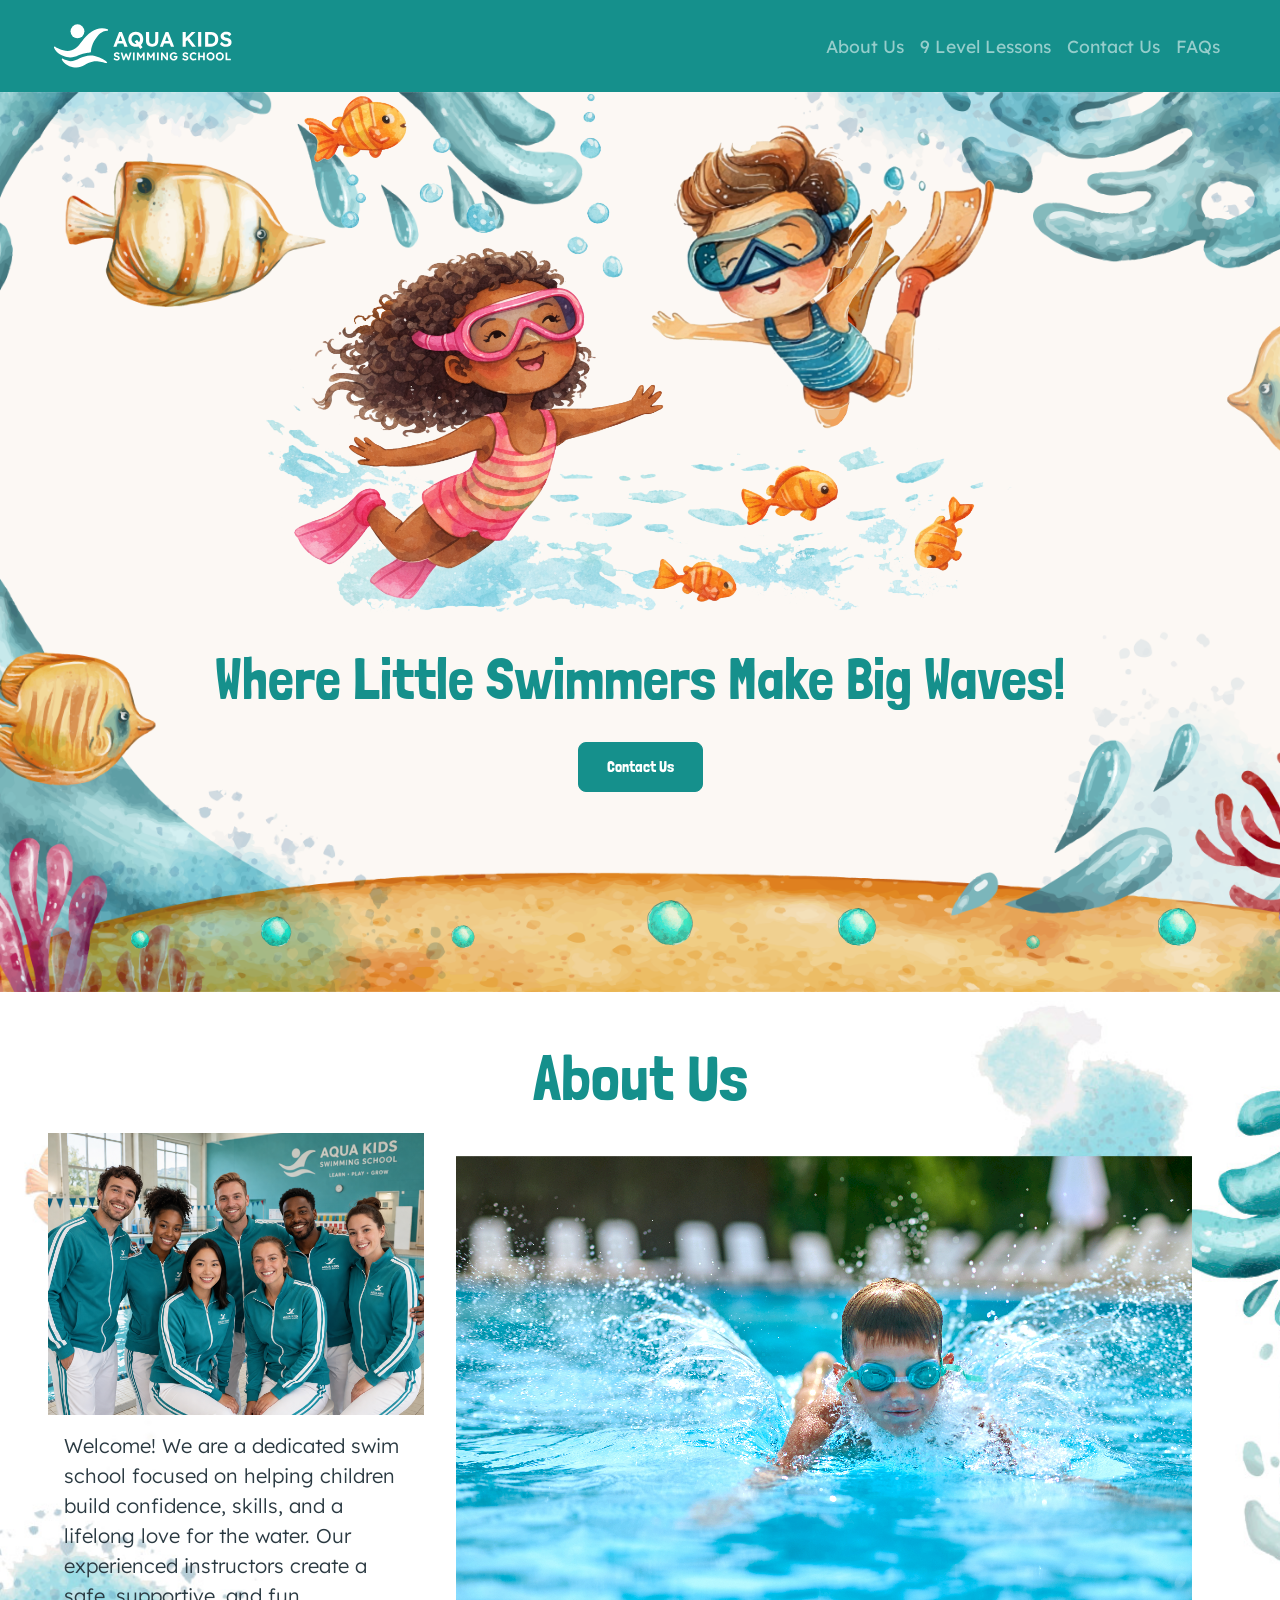
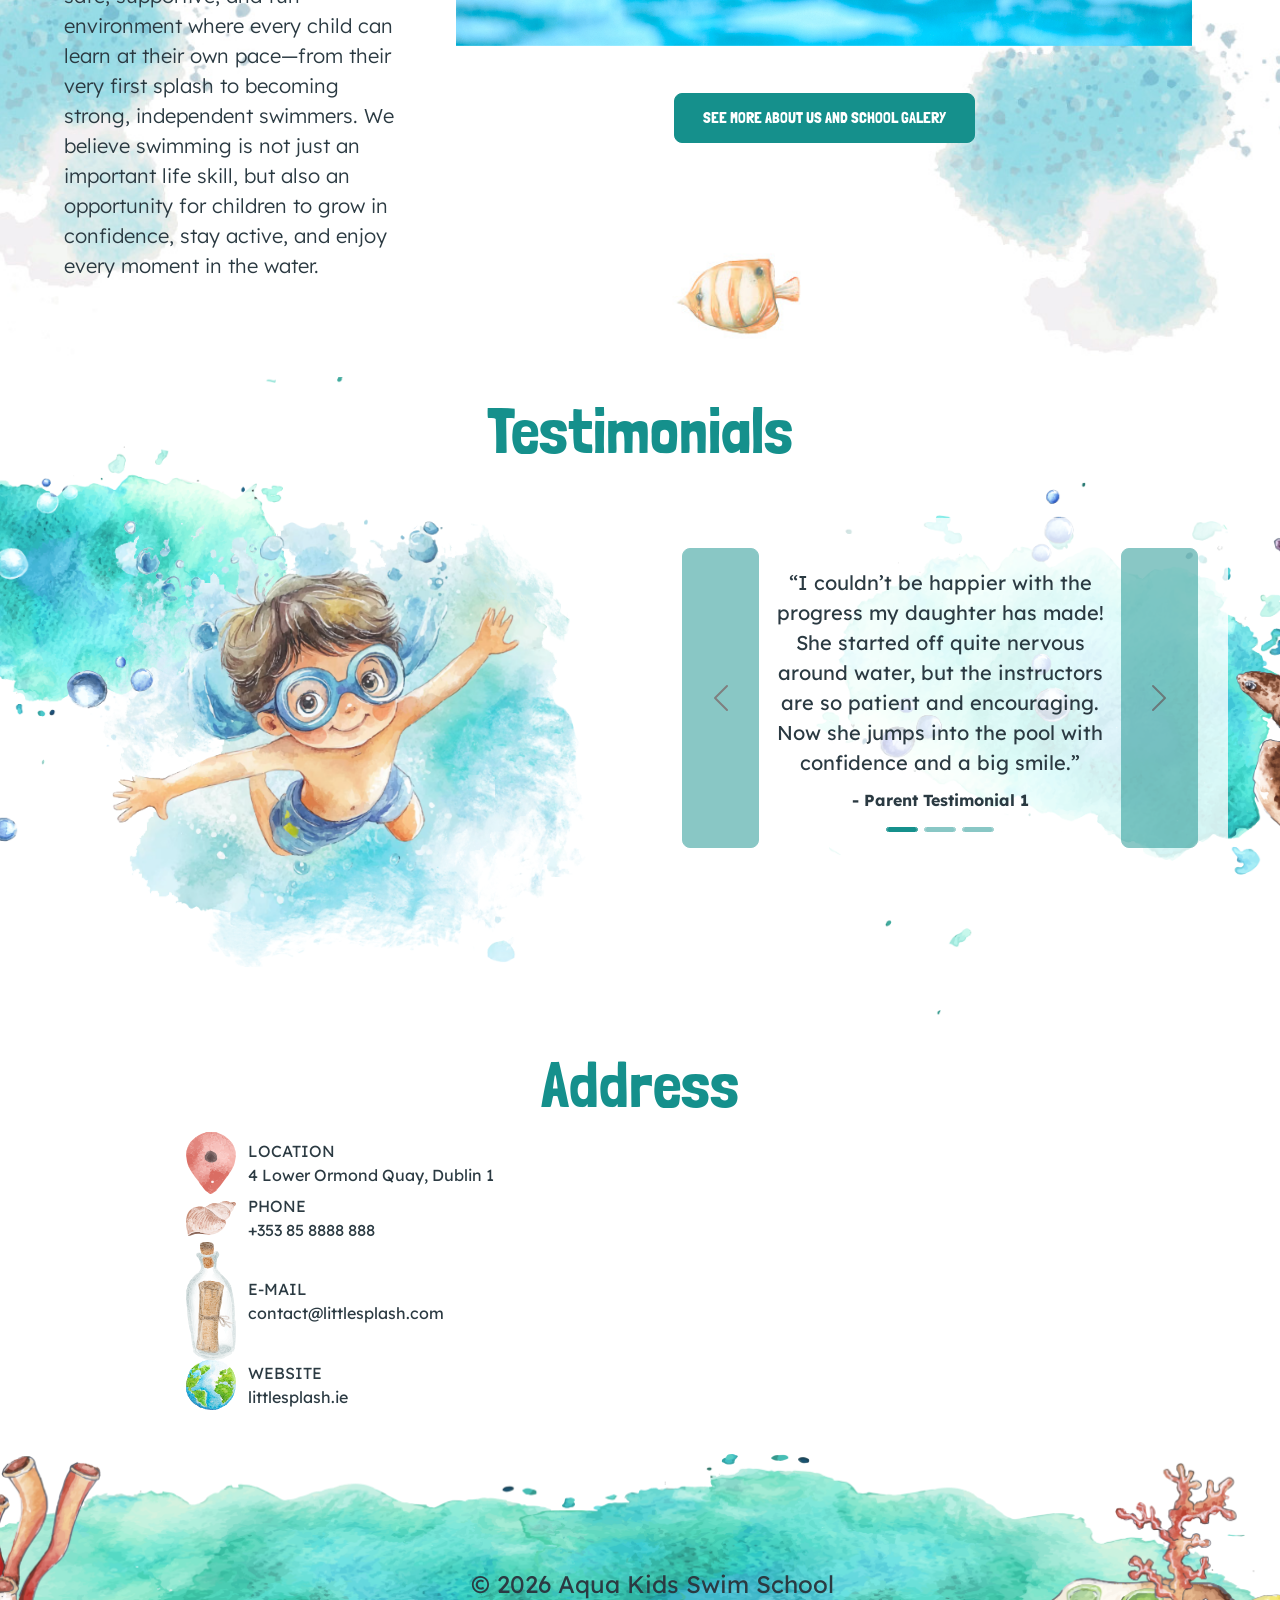
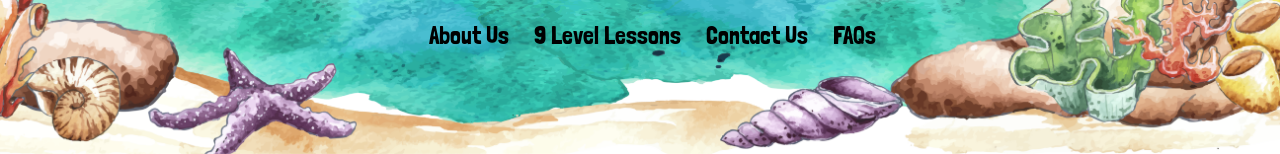
<file: index.html>
<!doctype html>
<html lang="en">
  <head>
    <meta charset="utf-8">
    <meta name="viewport" content="width=device-width, initial-scale=1">
    <meta name="description" content="">
    <meta name="author" content="Mark Otto, Jacob Thornton, and Bootstrap contributors">
    <meta name="generator" content="Hugo 0.80.0">
    <title>Starter Template · Bootstrap</title>
    <!-- Bootstrap core CSS -->
<link href="css/bootstrap.min.css" rel="stylesheet">
    <!-- Custom styles for this template -->
    <link href="mystyle.css" rel="stylesheet">
  </head>
  <body class="bubbles-front">
    
    <nav class="navbar navbar-expand-lg navbar-dark bg-dark" aria-label="Eighth navbar example">
      <div class="container">
        <a class="navbar-brand" href="index.html"> 
          <img src="Images/LOGOTYPE.svg" height="50" alt="Swimming"> </a>
        <button class="navbar-toggler" type="button" data-bs-toggle="collapse" data-bs-target="#navbarsExample07" aria-controls="navbarsExample07" aria-expanded="false" aria-label="Toggle navigation">
          <span class="navbar-toggler-icon"></span>
        </button>
  
        <div class="collapse navbar-collapse" id="navbarsExample07">
          <ul class="navbar-nav me-auto mb-2 mb-lg-0">
          </ul>
          <span class="d-flex">
            <ul class="navbar-nav me-auto mb-2 mb-lg-0">
             <li class="nav-item">
                <a class="nav-link" aria-current="page" href="About Us.html">About Us</a>
              </li>
              <li class="nav-item">
                <a class="nav-link" aria-current="page" href="9 Level Lessons.html">9 Level Lessons</a>
              </li>
              <li class="nav-item">
                <a class="nav-link" aria-current="page" href="Contact Us.html">Contact Us</a>
              </li>
              <li class="nav-item">
                <a class="nav-link" aria-current="page" href="FAQs.html">FAQs</a>
              </li>
            </ul>
          </span>
        </div>
      </div>
    </nav>

<!-- this is were navbar finishes -->

  <!-- BUBBLES -->
<div class="bubbles">
  <span style="left:10%; animation-duration:12s;"></span>
  <span style="left:20%; animation-duration:10s;"></span>
  <span style="left:35%; animation-duration:14s;"></span>
  <span style="left:50%; animation-duration:11s;"></span>
  <span style="left:65%; animation-duration:13s;"></span>
  <span style="left:80%; animation-duration:9s;"></span>
  <span style="left:90%; animation-duration:15s;"></span>
</div>


<section class="hero">
  <div class="content-overlay">

  <div class="content-overlay">
    <img src="Images/kids swimming testimonial page.png" class="hero-person img-fluid" alt="Julia portrait">
    <h1>Where Little Swimmers Make Big Waves!</h1>
    <a href="Contact Us.html" class="btn">Contact Us</a>
  </div>
  
</section>


<!-- this is were ABOUT US starts -->


<div class="bg-about">
  <div class="container text-white py-5">
    
    <h1 class="text-center">About Us</h1>

    <div class="row align-items-center">

<!-- this is were ABOUT US starts -->


  <div class="row">
        <div class="col-sm-4 p-2">
           <img src="Images/about us team homepage.png" class="img-fluid" alt="tattoo banner">
        <div class="p-3 mb-2">   
      
    <p class="lead text-left">Welcome! We are a dedicated swim school focused on helping children build confidence, skills, and a lifelong love for the water. Our experienced instructors create a safe, supportive, and fun environment where every child can learn at their own pace—from their very first splash to becoming strong, independent swimmers. We believe swimming is not just an important life skill, but also an opportunity for children to grow in confidence, stay active, and enjoy every moment in the water.</p>
  </div>
          </div>

<!-- this is were galery starts -->

    <div class="col-sm-8 ">   
      
  <div class="container text-center">
  <div class="row">
    

<svg width="100%" height="auto" viewBox="0 0 800 600">
<defs>
  <filter id="turbulent-dissolve" x="0%" y="0%">
  <feTurbulence type="fractalNoise" baseFrequency=".012"/>
   <feColorMatrix type="luminanceToAlpha"/>
   <feComponentTransfer>
      <feFuncA type="linear" slope="0">
        <animate attributeName="slope" values="0;0;0;0;0;0.5;1;1.5;2;2;2;2;2;2;1.5;1;0.5;0" dur="8s" repeatCount="indefinite"/>
     </feFuncA>
    </feComponentTransfer>
    
    <feComponentTransfer>
      <feFuncA type="discrete" tableValues="0 1"/>
    </feComponentTransfer>
     <feGaussianBlur stdDeviation="1"/>
    <feComposite operator="in" in="SourceGraphic" result="overlay"/>
    
    <feImage xlink:href="Images/gallery 09.jpg" width="800" height="600" result="underlay"/>
    <feComposite operator="over" in="overlay" in2="underlay"/>
  </filter>
  </defs>

  
  <image filter="url(#turbulent-dissolve)" width="800" height="600" xlink:href="Images/gallery 10.jpg"/>
  

  
</svg>



      </div>
    </div>
<div class="container text-center ">
  <div class="p-3 mb-2">
   
      <a href="About Us.html" >
  <button class="btn btn-light"> SEE MORE ABOUT US AND SCHOOL GALERY</button>
  </a>
 </div>
  </div>
</div>
    
  </div>
</div>
</div>
</div>



<!-- here starts TESTIMONIALS -->

<!-- Added testimonials-section and removed bg-body-tertiary (white) so section background image shows -->
 
<div class="p-3 mb-2 testimonials-section text-secondary-emphasis">
  <div class="starter-template text-center">
    <h1>Testimonials</h1>
  </div>


  <div class="container text-center">
  <div class="row">
    <div class="col">
<div class="container d-flex justify-content-center align-items-center" style="padding: 40px 20px;">
  <div class="row text-start address-box">

      <div class="col">

    <img src="Images/boy swimming.png" width="500" alt="Julia portrait">
  </div>
</div>
    </div>
    </div>
    
    <div class="col">
      <html>
<head>
<meta name="viewport" content="width=device-width, initial-scale=1">
</head>


<div class="testimonial-box">
  <div id="testimonialCarousel" class="carousel slide" data-bs-ride="carousel">

    <!-- Indicators -->
    <div class="carousel-indicators">
      <button type="button" data-bs-target="#testimonialCarousel" data-bs-slide-to="0" class="active"></button>
      <button type="button" data-bs-target="#testimonialCarousel" data-bs-slide-to="1"></button>
      <button type="button" data-bs-target="#testimonialCarousel" data-bs-slide-to="2"></button>
    </div>

    <!-- Slides -->
    <div class="carousel-inner text-center">

      <div class="carousel-item active">
      <q>I couldn’t be happier with the progress my daughter has made! She started off quite nervous around water, but the instructors are so patient and encouraging. Now she jumps into the pool with confidence and a big smile.</q>
      <p class="author">- Parent Testimonial 1</p>
    </div>

    <div class="carousel-item">
      <q>This swim school is fantastic. The classes are well-organized, safe, and fun at the same time. My son has learned important water safety skills while actually enjoying every lesson.</q>
      <p class="author">- Parent Testimonial 2</p>
    </div>

    <div class="carousel-item">
      <q>I love swimming class! My teacher is nice and we play fun games in the water. I can swim all by myself now and I feel like a dolphin!</q>
      <p class="author">- Lily (5 years old)</p>
    </div>

  </div>

    <!-- Controls -->
    <button class="carousel-control-prev" type="button" data-bs-target="#testimonialCarousel" data-bs-slide="prev">
      <span class="carousel-control-prev-icon"></span>
    </button>

    <button class="carousel-control-next" type="button" data-bs-target="#testimonialCarousel" data-bs-slide="next">
      <span class="carousel-control-next-icon"></span>
    </button>

  </div>
</div>

<!-- Slideshow code moved to js/myjavascript.js -->



    </div>
  </div>
  <div class="row">
    <div class="col">
</div>
</div>
 </div>
</div>
    </div>
    </div>

      <!-- here starts ADDRESS -->

      <!-- use .bg to apply the watercolor image only to this section; removed the dark utility classes -->
      <div class="bg p-3 address-section">
  <div class="starter-template text-center">
    <h1>Address</h1>
  
  </div>

  <div class="container text-center">
  <div class="row">
    <div class="col">
<div class="container d-flex justify-content-center align-items-center style="padding: 40px 20px;>
  <div class="row text-start address-box">

      <div class="col">

      <div class="address-item">
        <img src="Images/pin icon.svg" alt="location icon">
        <p>LOCATION <br> 4 Lower Ormond Quay, Dublin 1</p>
      </div>

      <div class="address-item">
        <img src="Images/phone icon.svg" alt="phone icon">
        <p>PHONE <br> +353 85 8888 888</p>
      </div>

      <div class="address-item">
        <img src="Images/email icon.svg" alt="email icon">
        <p>E-MAIL <br> contact@littlesplash.com</p>
      </div>

      <div class="address-item">
        <img src="Images/website icon.svg" alt="website icon">
        <p>WEBSITE <br> littlesplash.ie</p>
      </div>

    </div>
  </div>
</div>

    </div>
    <div class="col">
    <iframe src="https://www.google.com/maps/embed?pb=!1m18!1m12!1m3!1d4763.665988702458!2d-6.269843123412399!3d53.346245672289186!2m3!1f0!2f0!3f0!3m2!1i1024!2i768!4f13.1!3m3!1m2!1s0x48670e82bfeebc67%3A0xecebc121fad0d124!2s4%20Ormond%20Quay%20Lower%2C%20North%20City%2C%20Dublin%201%2C%201!5e0!3m2!1sen!2sie!4v1762276896429!5m2!1sen!2sie" width="450" height="300"style="border:0;" allowfullscreen="" loading="lazy" referrerpolicy="no-referrer-when-downgrade"></iframe>
</div>
  </div>
</div>
  </div>
    </div>
    </div>
  </div>
  </div>
  <div class="row">
    <div class="col">

      <!-- here finishes ADDRESS -->

</main><!-- /.container -->
</div>
<footer class="footer">
  
  <!-- SVG BACKGROUND -->
  <img src="Images/footer.png" class="footer-bg" alt="footer background">

  <!-- CONTENT -->
  <div class="footer-content">
    <p>© 2026 Aqua Kids Swim School</p>
    <nav>
      <a href="About Us.html">About Us</a>
      <a href="9 Level Lessons.html">9 Level Lessons</a>
      <a href="Contact Us.html">Contact Us</a>
      <a href="FAQs.html">FAQs</a>
    </nav>
  </div>

</footer>

    <script src="js/bootstrap.bundle.min.js"></script>
    <script src="js/gallery.js"></script>
    <script src="js/myjavascript.js"></script>
  </body>
</html>
</file>
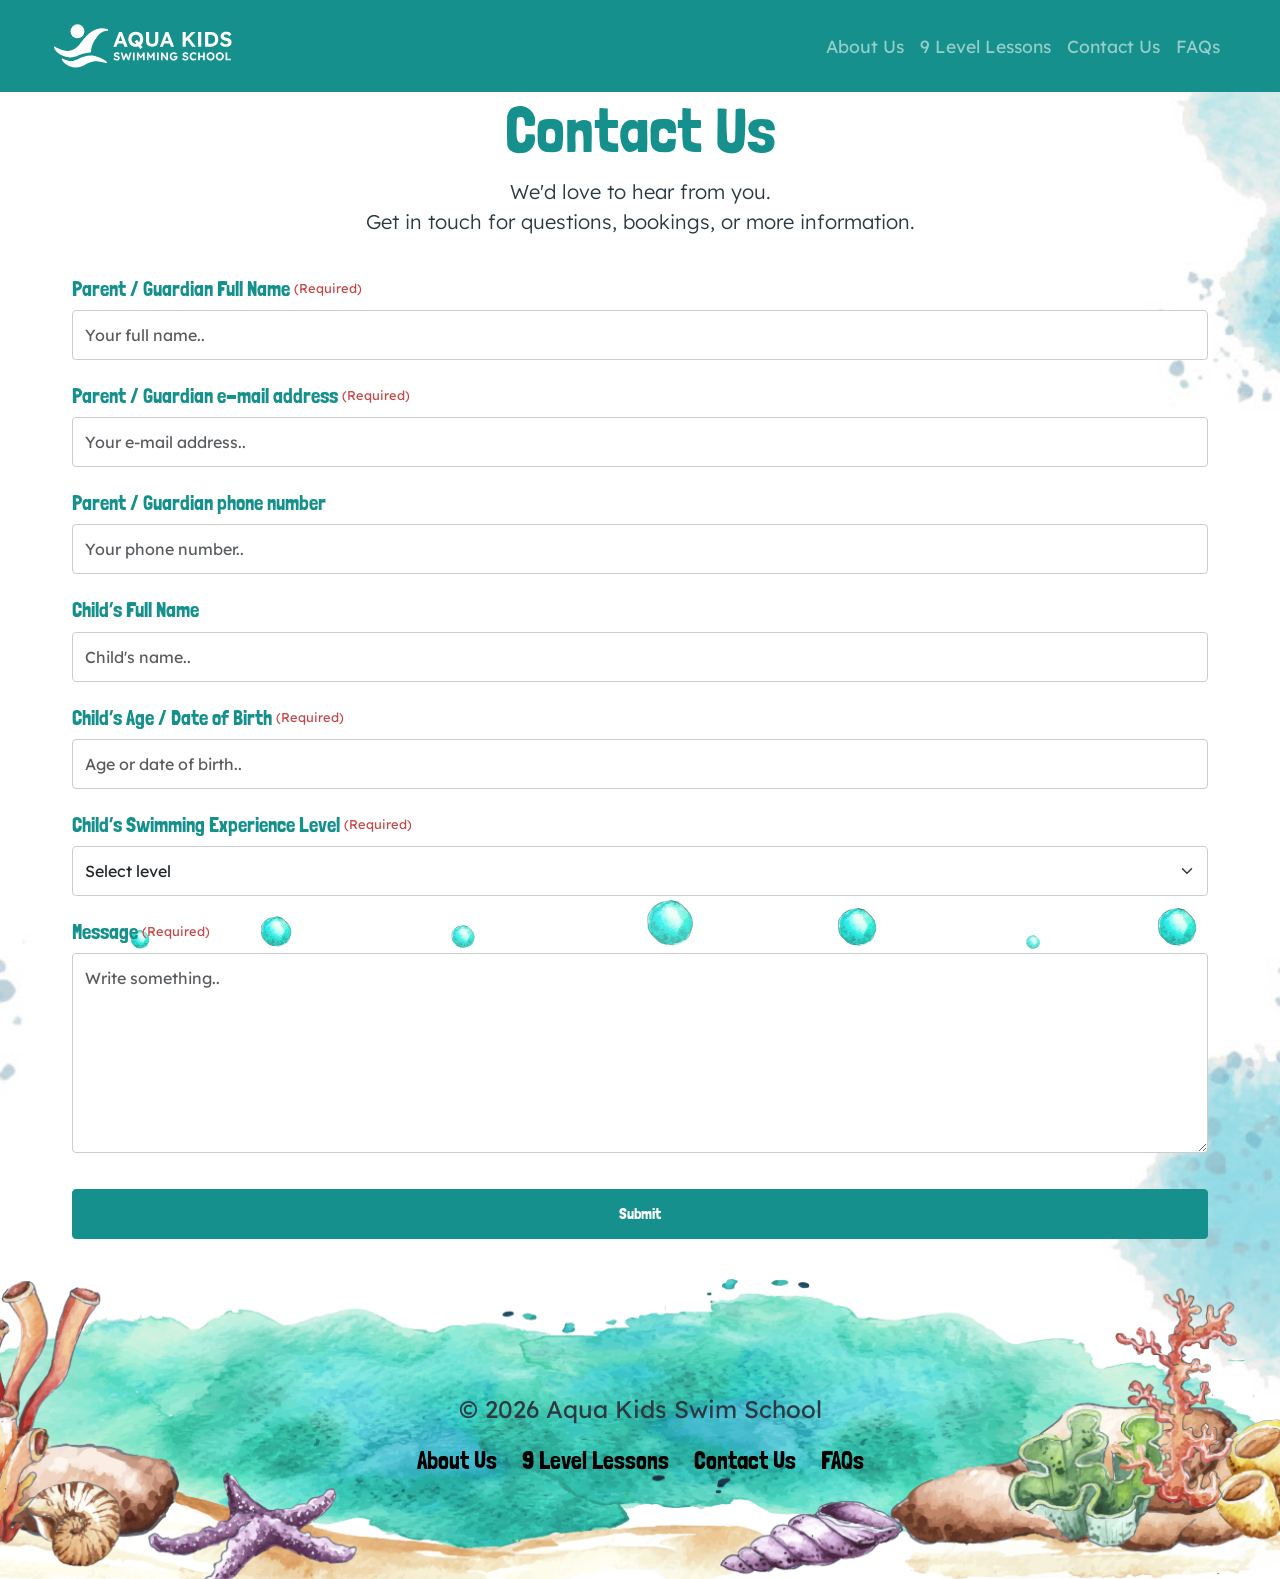
<file: Contact Us.html>
<!doctype html>
<html lang="en">
  <head>
    <meta charset="utf-8">
    <meta name="viewport" content="width=device-width, initial-scale=1">
    <meta name="description" content="">
    <meta name="author" content="Mark Otto, Jacob Thornton, and Bootstrap contributors">
    <meta name="generator" content="Hugo 0.80.0">
    <title>Starter Template · Bootstrap</title>
    <!-- Bootstrap core CSS -->
<link href="css/bootstrap.min.css" rel="stylesheet">
    <!-- Custom styles for this template -->
    <link href="mystyle.css" rel="stylesheet">
  </head>
  <body class="bg-contact">
    


    <nav class="navbar navbar-expand-lg navbar-dark bg-dark" aria-label="Eighth navbar example">
      <div class="container">
        <a class="navbar-brand" href="index.html"> 
          <img src="Images/LOGOTYPE.svg" height="50" alt="Swimming"> </a>
        <button class="navbar-toggler" type="button" data-bs-toggle="collapse" data-bs-target="#navbarsExample07" aria-controls="navbarsExample07" aria-expanded="false" aria-label="Toggle navigation">
          <span class="navbar-toggler-icon"></span>
        </button>
  
        <div class="collapse navbar-collapse" id="navbarsExample07">
          <ul class="navbar-nav me-auto mb-2 mb-lg-0">
          </ul>
          <span class="d-flex">
            <ul class="navbar-nav me-auto mb-2 mb-lg-0">
             <li class="nav-item">
                <a class="nav-link" aria-current="page" href="About Us.html">About Us</a>
              </li>
              <li class="nav-item">
                <a class="nav-link" aria-current="page" href="9 Level Lessons.html">9 Level Lessons</a>
              </li>
              <li class="nav-item">
                <a class="nav-link" aria-current="page" href="Contact Us.html">Contact Us</a>
              </li>
              <li class="nav-item">
                <a class="nav-link" aria-current="page" href="FAQs.html">FAQs</a>
              </li>
            </ul>
          </span>
        </div>
      </div>
    </nav>

<main class="container">
  <div class="starter-template text-center">
    <h1>Contact Us</h1>
    <p class="lead">
  We'd love to hear from you.<br>
  Get in touch for questions, bookings, or more information.
</p>
  </div>


  <!-- BUBBLES -->
<div class="bubbles">
  <span style="left:10%; animation-duration:12s;"></span>
  <span style="left:20%; animation-duration:10s;"></span>
  <span style="left:35%; animation-duration:14s;"></span>
  <span style="left:50%; animation-duration:11s;"></span>
  <span style="left:65%; animation-duration:13s;"></span>
  <span style="left:80%; animation-duration:9s;"></span>
  <span style="left:90%; animation-duration:15s;"></span>
</div>

  <!-- Contact Form start-->
  <!-- Scoped contact form container so global .container styles aren't affected -->
  <div class="container contact-form">
<form action="https://api.web3forms.com/submit" method="POST" class="needs-validation" novalidate>

  <input type="hidden" name="access_key" value="9db00cba-b08c-40af-b33d-44edcde6901c">

  <!-- Parent Name -->
  <label for="parent-name">Parent / Guardian Full Name</label> <span class="required">(Required)</span>
  <input type="text" id="parent-name" name="parent_name" class="form-control" placeholder="Your full name.." required>
  <div class="invalid-feedback">
    Please enter your full name.
  </div>

  <!-- Email -->
  <label for="email">Parent / Guardian e-mail address</label> <span class="required">(Required)</span>
  <input type="email" id="email" name="email" class="form-control" placeholder="Your e-mail address.." required>
  <div class="invalid-feedback">
    Please enter a valid email address.
  </div>

  <!-- Phone -->
  <label for="phone">Parent / Guardian phone number</label>
  <input type="tel" id="phone" name="phone" class="form-control" placeholder="Your phone number..">


  <!-- Child Name -->
  <label for="child-name">Child’s Full Name</label>
  <input type="text" id="child-name" name="child_name" class="form-control" placeholder="Child's name..">

  <!-- Age -->
  <label for="child-age">Child’s Age / Date of Birth</label> <span class="required">(Required)</span>
  <input type="text" id="child-age" name="child_age" class="form-control" placeholder="Age or date of birth.." required>
  <div class="invalid-feedback">
    Please enter your child’s age or date of birth.
  </div>

  <!-- Level -->
  <label for="level">Child’s Swimming Experience Level</label> <span class="required">(Required)</span>
  <select id="level" name="level" class="form-select" required>
    <option value="" disabled selected>Select level</option>
    <option value="beginner">Beginner</option>
    <option value="intermediate">Intermediate</option>
    <option value="advanced">Advanced</option>
  </select>
  <div class="invalid-feedback">
    Please select a level.
  </div>

  <!-- Message -->
  <label for="subject">Message</label> <span class="required">(Required)</span>
  <textarea id="subject" name="message" class="form-control" placeholder="Write something.." style="height:200px" required></textarea>
  <div class="invalid-feedback">
    Please enter a message.
  </div>

  <!-- Submit -->
  <input type="submit" value="Submit" class="btn mt-3">

</form>
</div>

<!-- Contact Form end-->

</main><!-- /.container -->
</div>
<footer class="footer">
  
  <!-- SVG BACKGROUND -->
  <img src="Images/footer.png" class="footer-bg" alt="footer background">

  <!-- CONTENT -->
  <div class="footer-content">
    <p>© 2026 Aqua Kids Swim School</p>
    <nav>
      <a href="About Us.html">About Us</a>
      <a href="9 Level Lessons.html">9 Level Lessons</a>
      <a href="Contact Us.html">Contact Us</a>
      <a href="FAQs.html">FAQs</a>
    </nav>
  </div>

</footer>

<script src="js/bootstrap.bundle.min.js"></script>
<script src="js/gallery.js"></script>
<script src="js/myjavascript.js"></script> 
  </body>
</html>
</file>
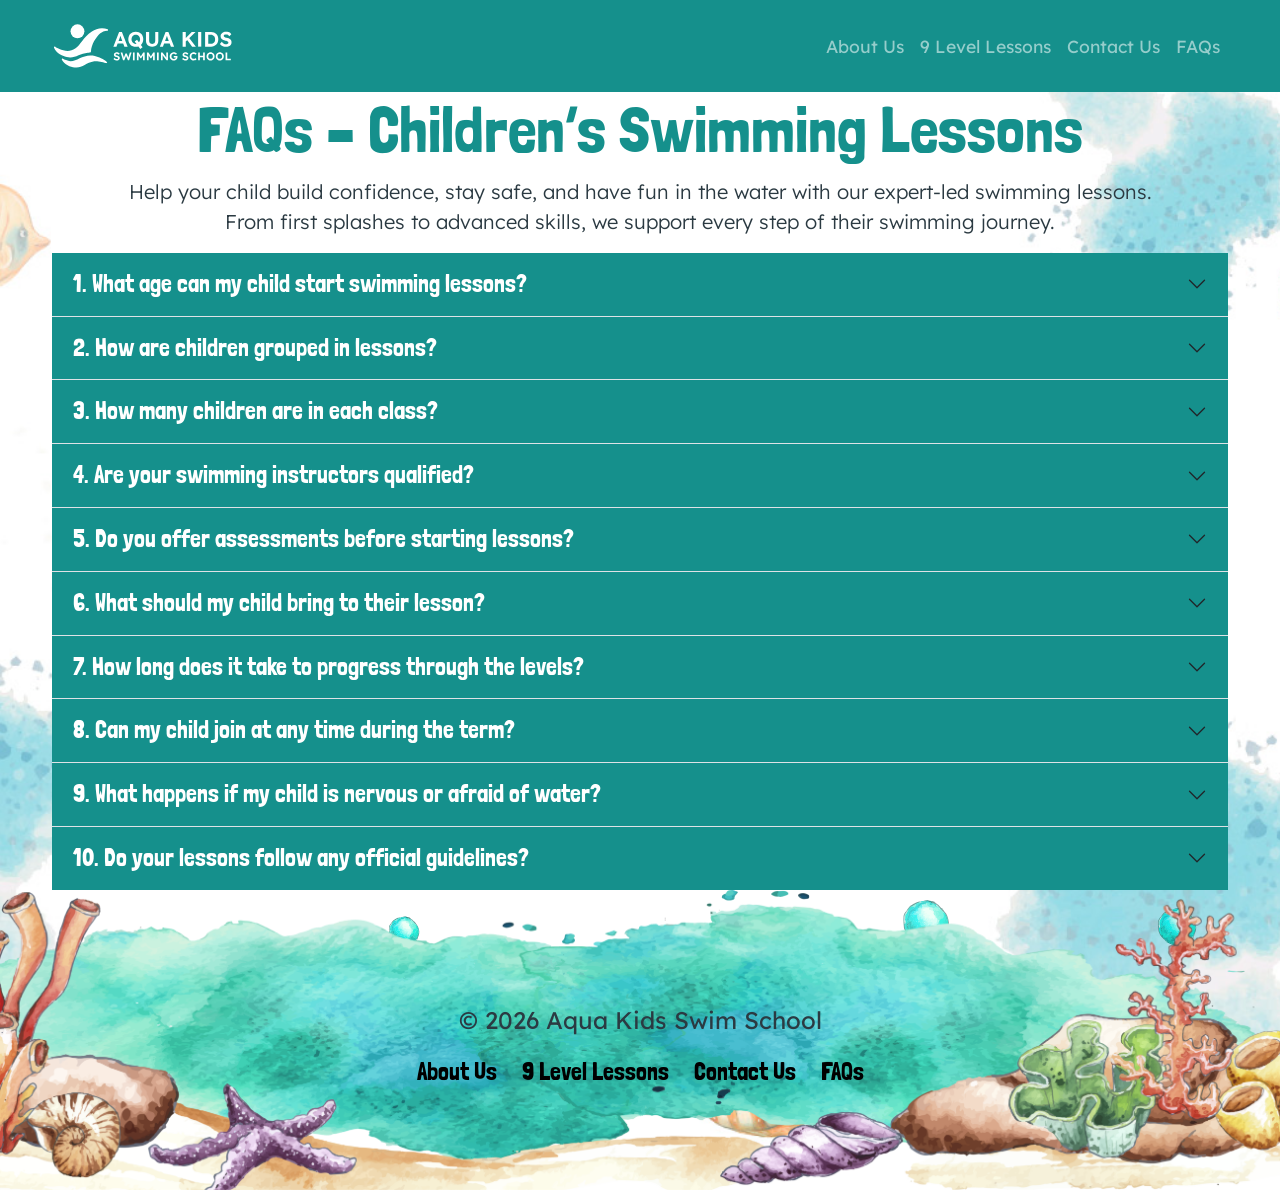
<file: FAQs.html>
<!doctype html>
<html lang="en">
  <head>
    <meta charset="utf-8">
    <meta name="viewport" content="width=device-width, initial-scale=1">
    <meta name="description" content="">
    <meta name="author" content="Mark Otto, Jacob Thornton, and Bootstrap contributors">
    <meta name="generator" content="Hugo 0.80.0">
    <title>Starter Template · Bootstrap</title>
    <!-- Bootstrap core CSS -->
<link href="css/bootstrap.min.css" rel="stylesheet">
    <!-- Custom styles for this template -->
    <link href="mystyle.css" rel="stylesheet">
  </head>
  <body class="bg-contact">
    


    <nav class="navbar navbar-expand-lg navbar-dark bg-dark" aria-label="Eighth navbar example">
      <div class="container">
        <a class="navbar-brand" href="index.html"> 
          <img src="Images/LOGOTYPE.svg" height="50" alt="Swimming"> </a>
        <button class="navbar-toggler" type="button" data-bs-toggle="collapse" data-bs-target="#navbarsExample07" aria-controls="navbarsExample07" aria-expanded="false" aria-label="Toggle navigation">
          <span class="navbar-toggler-icon"></span>
        </button>
  
        <div class="collapse navbar-collapse" id="navbarsExample07">
          <ul class="navbar-nav me-auto mb-2 mb-lg-0">
          </ul>
          <span class="d-flex">
            <ul class="navbar-nav me-auto mb-2 mb-lg-0">
             <li class="nav-item">
                <a class="nav-link" aria-current="page" href="About Us.html">About Us</a>
              </li>
              <li class="nav-item">
                <a class="nav-link" aria-current="page" href="9 Level Lessons.html">9 Level Lessons</a>
              </li>
              <li class="nav-item">
                <a class="nav-link" aria-current="page" href="Contact Us.html">Contact Us</a>
              </li>
              <li class="nav-item">
                <a class="nav-link" aria-current="page" href="FAQs.html">FAQs</a>
              </li>
            </ul>
          </span>
        </div>
      </div>
    </nav>



  <main class="container">
  <div class="starter-template text-center">
    <h1>FAQs – Children’s Swimming Lessons</h1>
    <p class="lead">Help your child build confidence, stay safe, and have fun in the water with our expert-led swimming lessons.<br> From first splashes to advanced skills, we support every step of their swimming journey.</p>
  </div>

  <!-- BUBBLES -->
<div class="bubbles">
  <span style="left:10%; animation-duration:8s"></span>
  <span style="left:30%; animation-duration:12s"></span>
  <span style="left:50%; animation-duration:10s"></span>
  <span style="left:70%; animation-duration:14s"></span>
  <span style="left:90%; animation-duration:9s"></span>
</div>


<!-- Accordion start -->
<div class="accordion accordion-flush" id="accordionFlushExample">
  <div class="accordion-item">
    <h2 class="accordion-header">
      <button class="accordion-button collapsed" type="button" data-bs-toggle="collapse" data-bs-target="#flush-collapseOne" aria-expanded="false" aria-controls="flush-collapseOne">
        1. What age can my child start swimming lessons?
      </button>
    </h2>
    <div id="flush-collapseOne" class="accordion-collapse collapse" data-bs-parent="#accordionFlushExample">
      <div class="accordion-body">
        <strong>Children can start swimming lessons as early as 6 months old.</strong> We offer parent-and-child classes for infants and toddlers.
      </div>
    </div>
  </div>
   <div class="accordion-item">
    <h2 class="accordion-header">
      <button class="accordion-button collapsed" type="button" data-bs-toggle="collapse" data-bs-target="#flush-collapseTwo" aria-expanded="false" aria-controls="flush-collapseTwo">
        2. How are children grouped in lessons?
      </button>
    </h2>
    <div id="flush-collapseTwo" class="accordion-collapse collapse" data-bs-parent="#accordionFlushExample">
      <div class="accordion-body">
        <strong>Children are grouped by age and skill level.</strong> This ensures that each child receives appropriate instruction and can learn at their own pace.
      </div>
    </div>
  </div>
  <div class="accordion-item">
    <h2 class="accordion-header">
      <button class="accordion-button collapsed" type="button" data-bs-toggle="collapse" data-bs-target="#flush-collapseThree" aria-expanded="false" aria-controls="flush-collapseThree">
        3. How many children are in each class?
      </button>
    </h2>
    <div id="flush-collapseThree" class="accordion-collapse collapse" data-bs-parent="#accordionFlushExample">
      <div class="accordion-body">
        <strong>We maintain a low student-to-instructor ratio.</strong> Typically, there are no more than 6 children per instructor in our classes.
      </div>
    </div>
  </div>
  <div class="accordion-item">
    <h2 class="accordion-header">
      <button class="accordion-button collapsed" type="button" data-bs-toggle="collapse" data-bs-target="#flush-collapseFour" aria-expanded="false" aria-controls="flush-collapseFour">
        4. Are your swimming instructors qualified?
      </button>
    </h2>
<div id="flush-collapseFour" class="accordion-collapse collapse" data-bs-parent="#accordionFlushExample">
      <div class="accordion-body">
        <strong>All our instructors are certified and have extensive experience in teaching swimming to children.</strong> They undergo regular training to ensure they provide the best instruction possible.
      </div>
    </div>
  </div>
 <div class="accordion-item">
    <h2 class="accordion-header">
      <button class="accordion-button collapsed" type="button" data-bs-toggle="collapse" data-bs-target="#flush-collapseFive" aria-expanded="false" aria-controls="flush-collapseFive">
        5. Do you offer assessments before starting lessons?
      </button>
    </h2>
<div id="flush-collapseFive" class="accordion-collapse collapse" data-bs-parent="#accordionFlushExample">
      <div class="accordion-body">
        <strong>Absolutely!</strong> We assess each child's swimming ability and comfort level before placing them in a class. This helps us ensure a positive and effective learning experience.
      </div>
    </div>
  </div>
<div class="accordion-item">
    <h2 class="accordion-header">
      <button class="accordion-button collapsed" type="button" data-bs-toggle="collapse" data-bs-target="#flush-collapseSix" aria-expanded="false" aria-controls="flush-collapseSix">
        6. What should my child bring to their lesson?
      </button>
    </h2>
    <div id="flush-collapseSix" class="accordion-collapse collapse" data-bs-parent="#accordionFlushExample">
      <div class="accordion-body">
        <strong>Swimsuit, towel, and a water bottle.</strong> We also recommend bringing a snack for after the lesson.
      </div>
    </div>
  </div>
  <div class="accordion-item">
    <h2 class="accordion-header">
      <button class="accordion-button collapsed" type="button" data-bs-toggle="collapse" data-bs-target="#flush-collapseSeven" aria-expanded="false" aria-controls="flush-collapseSeven">
        7. How long does it take to progress through the levels?
      </button>
    </h2>
    <div id="flush-collapseSeven" class="accordion-collapse collapse" data-bs-parent="#accordionFlushExample">
      <div class="accordion-body">
        <strong>Progression varies by individual.</strong> On average, students may take several weeks to months to advance through each level, depending on their comfort and skill development.
      </div>
    </div>
  </div>
  <div class="accordion-item">
    <h2 class="accordion-header">
      <button class="accordion-button collapsed" type="button" data-bs-toggle="collapse" data-bs-target="#flush-collapseEight" aria-expanded="false" aria-controls="flush-collapseEight">
        8. Can my child join at any time during the term?
      </button>
    </h2>
    <div id="flush-collapseEight" class="accordion-collapse collapse" data-bs-parent="#accordionFlushExample">
      <div class="accordion-body">
       <strong>Yes! We offer rolling admissions, so your child can join a class at any time during the term, subject to availability.</strong>
      </div>
    </div>
  </div>
  <div class="accordion-item">
    <h2 class="accordion-header">
      <button class="accordion-button collapsed" type="button" data-bs-toggle="collapse" data-bs-target="#flush-collapseNine" aria-expanded="false" aria-controls="flush-collapseNine">
        9. What happens if my child is nervous or afraid of water?
      </button>
    </h2>
    <div id="flush-collapseNine" class="accordion-collapse collapse" data-bs-parent="#accordionFlushExample">
      <div class="accordion-body">
        <strong>It's completely normal for children to feel nervous or afraid.</strong> Our instructors are trained to work with anxious swimmers and will take the time to build your child's confidence in the water.
      </div>
    </div>
  </div>
  <div class="accordion-item">
    <h2 class="accordion-header">
      <button class="accordion-button collapsed" type="button" data-bs-toggle="collapse" data-bs-target="#flush-collapseTen" aria-expanded="false" aria-controls="flush-collapseTen">
        10. Do your lessons follow any official guidelines?
      </button>
    </h2>
    <div id="flush-collapseTen" class="accordion-collapse collapse" data-bs-parent="#accordionFlushExample">
      <div class="accordion-body">
        <strong>Yes, our lessons are designed following industry best practices and guidelines.</strong> All of our children’s swimming lessons follow Swim Ireland guidelines to ensure high-quality instruction and safety.
      </div>
    </div>
  </div>
    </div>
  </div>
    </div>
  </div>
</div>
</div>

</main><!-- /.container -->
</div>
<footer class="footer">
  
  <!-- SVG BACKGROUND -->
  <img src="Images/footer.png" class="footer-bg" alt="footer background">

  <!-- CONTENT -->
  <div class="footer-content">
    <p>© 2026 Aqua Kids Swim School</p>
    <nav>
      <a href="About Us.html">About Us</a>
      <a href="9 Level Lessons.html">9 Level Lessons</a>
      <a href="Contact Us.html">Contact Us</a>
      <a href="FAQs.html">FAQs</a>
    </nav>
  </div>

</footer>

    <script src="js/bootstrap.bundle.min.js"></script>
    <script src="js/gallery.js"></script>
  </body>
</html>
</file>
<file: mystyle.css>
/* =========================
   GOOGLE FONTS
========================= */
@import url('https://fonts.googleapis.com/css2?family=Londrina+Solid&display=swap');
@import url('https://fonts.googleapis.com/css2?family=Lexend:wght@300;400;500&display=swap');


/* =========================
   GLOBAL RESET
========================= */
* {
  margin: 0;
  padding: 0;
  box-sizing: border-box;
}


/* =========================
   TYPOGRAPHY
========================= */
body,
p,
span,
div,
input,
textarea,
select,
.accordion-body {
  font-family: 'Lexend', sans-serif;
  color: #2b3a42;
}

/* Headings & UI elements */
h1, h2, h3,
.navbar,
.contact-form label,
button,
.btn {
  font-family: 'Londrina Solid', cursive;
  color: #15908c;
}

h1 { font-size: 4rem; }
h2 { font-size: 4rem; }


/* =========================
   NAVBAR
========================= */
.navbar {
  padding: 1rem 0;
  min-height: 72px;
  background-color: #15908c !important;
}

.navbar .navbar-brand {
  font-size: 1.9rem;
}

.navbar .nav-link {
  font-size: 1.1rem;
  padding: 0.6rem 0;
}


/* =========================
   BUTTONS
========================= */
.btn,
button,
input[type=submit] {
  font-family: 'Londrina Solid', cursive;
  background-color: #15908c !important;
  color: #ffffff !important;
  border: 1px solid #15908c !important;
  border-radius: 8px;
  padding: 12px 28px;
  transition: all 0.2s ease;
}

.btn:hover,
button:hover,
input[type=submit]:hover {
  background-color: #036164 !important;
  border-color: #036164 !important;
  color: #ffffff !important;
}


/* =========================
   HERO (FULL SCREEN)
========================= */
.hero {
  width: 100%;                 /* was 80% — caused overflow under navbar */
  min-height: 100vh;
  background-image: url("Images/hero banner.png"); /* horizontal version (desktop) */
  background-size: cover;
  background-position: center;
  background-repeat: no-repeat;
  position: relative;
  overflow: hidden;            /* stop hero image bleeding into About */
  z-index: 1;                  /* keep navbar above hero */
}

/* Navbar must always sit above the hero */
.navbar {
  position: relative;
  z-index: 10;
}

/* Hero image cannot exceed the hero box */
.content-overlay .hero-person {
  max-height: 70vh;            
}

/* =========================
   HERO — VERTICAL BACKGROUND
   for XS, SM and MD breakpoints (≤ 991.98px, Bootstrap's lg breakpoint)
========================= */
@media (max-width: 991.98px) {
  .hero {
    /* swap to a portrait/vertical version of the banner */
    background-image: url("Images/hero banner vertical.png");
    background-size: cover;
    background-position: center top;
    min-height: 100vh;
  }

  .content-overlay {
    /* anchor content from the top so it can't push into About */
    top: auto;
    bottom: 5%;
    transform: translateX(-50%);
    width: 92%;
  }

  .content-overlay .hero-person {
    max-height: 45vh;          /* keep the swimmer inside the hero on tall/narrow screens */
  }
}



/* =========================
   HERO CONTENT
========================= */
.content-overlay {
  position: absolute;
  bottom: 100px;
  left: 50%;
  transform: translateX(-50%);
  text-align: center;
  color: white;
  z-index: 3; /* ensure overlay is above bubbles */
  display: flex;
  flex-direction: column;
  align-items: center;
  justify-content: center;
  gap: 1rem;
  width: min(1100px, 90%);
}

/* hero image and heading responsiveness */
.content-overlay .hero-person {
  display: block;
  margin: 0 auto 1rem;
  width: auto;
  max-width: 100%;
  /* keep current visual size as maximum */
  max-height: 530px;
  height: auto;
}

/* make the hero heading scale smoothly between small and large screens */
.content-overlay h1 {
  /* min 1.6rem, preferred scales with viewport, max 3.6rem */
  font-size: clamp(1.6rem, 3.6vw + 0.8rem, 3.6rem);
  margin-bottom: 0.75rem;
}

@media (max-width: 768px) {
  .content-overlay {
    /* center vertically on smaller screens to keep content visible */
    top: 50%;
    bottom: auto;
    transform: translate(-50%, -50%);
    padding: 0 1rem;
  }
  .content-overlay .hero-person {
    max-height: 350px; /* smaller screens use a lower max height */
  }
}



/* =========================
   ABOUT SECTION
========================= */
.about {
  padding: 60px 20px;
}

.container {
  max-width: 1200px;
  margin: auto;
}

.content {
  display: flex;
  gap: 40px;
  align-items: center;
}

.image-box img {
  width: 100%;
  max-width: 500px;
  border-radius: 20px;
}

.text-box {
  flex: 1;
}

.text-box h2 {
  font-size: 24px;
  margin-bottom: 20px;
}

.text-box p {
  margin-bottom: 16px;
  line-height: 1.6;
  color: #5a6a73;
}

.highlight {
  color: #1ca3b8;
  font-weight: bold;
}

/* =========================
   PAGE-SPECIFIC BACKGROUNDS
   Apply watercolor background to FAQ, Contact and 9 Level Lessons pages
========================= */
.bg-contact {
  /* the file name contains spaces — keep the quoted url */
  background-image: url("Images/abstract_blue_watercolor_hand_draw_stains_texture_Mesa de trabajo 1.jpg");
  background-size: cover;
  background-position: center;
  background-repeat: no-repeat;
}

/* Ensure content is readable on top of the textured background */
.bg-contact .container,
.bg-contact main,
.bg-contact .starter-template {
  position: relative;
 
}

/* About section background (watercolor) */
.bg-about {
  background-image: url("Images/abstract_blue_watercolor_hand_draw_stains_texture_Mesa de trabajo 1.jpg");
  background-size: cover;
  background-position: center;
  background-repeat: no-repeat;
  position: relative;
  z-index: 1;
  color: #fff; /* ensure headings in this section default to white for contrast */
}

/* Testimonials section uses a separate PNG background */
.testimonials-section {
  background-image: url("Images/background testimonials.png");
  background-size: cover;
  background-position: center;
  background-repeat: no-repeat;
  position: relative;
  padding: 30px clamp(40px, 6vw, 80px);
  z-index: 1;
  color: #fff;
}
.testimonial-box .carousel-inner {
  padding-left: 70px;
  padding-right: 70px;
}
/* shared overlay for readability */
.bg-about::before,
.testimonials-section::before {
  content: "";
  position: absolute;
  inset: 0;
  /* remove darkening overlay to keep images at natural brightness */
  background: transparent;
  opacity: 0;
  z-index: 0;
  pointer-events: none;
}

.bg-about > *,
.testimonials-section > * {
  position: relative;
  z-index: 1;
}




/* =========================
   STATS
========================= */
.stats {
  display: flex;
  gap: 20px;
  margin-top: 30px;
}

.stat {
  background: #ffffff;
  padding: 20px;
  border-radius: 12px;
  text-align: center;
  flex: 1;
  box-shadow: 0 8px 20px rgba(0, 0, 0, 0.05);
}

.stat h3 {
  color: #1ca3b8;
}

.stat p {
  font-size: 14px;
  color: #6c7a80;
}


/* =========================
   BUBBLES (FULL PAGE)
========================= */
.modal {
  z-index: 2000;
}

.modal-backdrop {
  z-index: 1990;
}

.bubbles {
  position: fixed;
  top: 0;
  left: 0;
  width: 100%;
  height: 100%;
  pointer-events: none;
  z-index: 0;
}

/* When applied to the index page (body.bubbles-front), render bubbles above everything
   while still allowing user interaction (pointer-events: none). */
.bubbles-front .bubbles {
  z-index: 9999; /* above other UI elements */
  pointer-events: none; /* keep page interactive */
}

.bubbles span {
  position: absolute;
  bottom: -50px;
  width: 50px;
  height: 50px;
  background: url("Images/bubble.svg") no-repeat center/contain;
  background-size: contain;
  opacity: 0.85;
  border-radius: 50%;
  animation: rise linear infinite;
}

@keyframes rise {
  0% { transform: translateY(0) scale(0.5); opacity:1; }
  100% { transform: translateY(-120vh) scale(1); opacity:0; }
}

/* varied bubble sizes and timings for a more natural look */
.bubbles span:nth-child(1) { width: 24px; height: 24px; animation-duration: 8s; animation-delay: 0s; opacity: 0.9; }
.bubbles span:nth-child(2) { width: 40px; height: 40px; animation-duration: 12s; animation-delay: 1.2s; opacity: 0.85; }
.bubbles span:nth-child(3) { width: 30px; height: 30px; animation-duration: 10s; animation-delay: 0.5s; opacity: 0.8; }
.bubbles span:nth-child(4) { width: 60px; height: 60px; animation-duration: 14s; animation-delay: 2s; opacity: 0.75; }
.bubbles span:nth-child(5) { width: 50px; height: 50px; animation-duration: 9s; animation-delay: 0.8s; opacity: 0.85; }
.bubbles span:nth-child(6) { width: 18px; height: 18px; animation-duration: 11s; animation-delay: 1s; opacity: 0.7; }

.bubbles {
  pointer-events: none;
  z-index: 0;
}

/* =========================
   GALLERY
========================= */
.gallery {
  position: relative;
  z-index: 1;
  display: grid;
  grid-template-columns: repeat(auto-fit, minmax(200px,1fr));
  gap: 15px;
  padding: 20px;
}

.gallery-item {
  overflow: hidden;
  border-radius: 15px;
  cursor: pointer;
}

.gallery-item img {
  width: 100%;
  transition: transform .5s ease;
}

.gallery-item:hover img {
  transform: scale(1.1);
}


/* =========================
   LIGHTBOX
========================= */
.lightbox {
  position: fixed;
  top: 0;
  left: 0;
  width: 100%;
  height: 100%;
  /* reduce to 60% opacity so background isn't fully black */
  background: rgba(0,0,0,0.6);
  display: none;
  justify-content: center;
  align-items: center;
  z-index: 10;
}

.lightbox.active {
  display: flex;
}

.lightbox img {
  max-width: 90%;
  max-height: 90%;
  border-radius: 10px;
}

/* Lightbox navigation arrows */
.lightbox .arrow {
  position: absolute;
  top: 50%;
  transform: translateY(-50%);
  background: rgba(255,255,255,0.12);
  color: #fff;
  width: 56px;
  height: 56px;
  line-height: 56px;
  text-align: center;
  border-radius: 50%;
  font-size: 28px;
  cursor: pointer;
  user-select: none;
  z-index: 11;
  transition: background 0.15s ease, transform 0.15s ease;
}

.lightbox .arrow:hover {
  background: rgba(255,255,255,0.2);
  transform: translateY(-50%) scale(1.05);
}

.lightbox .arrow.left { left: 24px; }
.lightbox .arrow.right { right: 24px; }

/* Make arrows bigger on larger screens */
@media (min-width: 1024px) {
  .lightbox .arrow { width: 72px; height: 72px; line-height: 72px; font-size: 36px; }
}


/* =========================
   CONTACT FORM
========================= */
.contact-form input,
.contact-form textarea,
.contact-form select {
  width: 100%;
  padding: 12px;
  border: 1px solid #ccc;
  border-radius: 4px;
  margin-top: 6px;
  margin-bottom: 20px;
}

.contact-form label {
  font-size: 1.3rem;
  font-weight: 400;
  color: #15908c;
  vertical-align: middle;
}

.contact-form label + span {
  display: inline-block;
  font-size: 0.8rem;
  font-weight: 400;
  color: #ca4444;
  vertical-align: middle;
}

.contact-form {
  padding: 20px;
}

.form-control,
.form-select {
  border-radius: 8px;
  padding: 10px;
}

/* =========================
   ACCORDION
========================= */
.accordion .accordion-button {
  font-size: 1.5rem;
  color: #15908c;
}


/* =========================
   ADDRESS SECTION
========================= */
.address-section {
  position: relative;
  color: #fff;
}

.address-section::before {
  content: "";
  position: absolute;
  inset: 0;
  /* removed colored overlay per request; keep element for layout if needed */
  background: transparent;
  opacity: 0;
  z-index: 0;
}

.address-section > * {
  position: relative;
  z-index: 1;
}

.address-item {
  display: flex;
  align-items: center;
  gap: 0.75rem;
}

.address-item img {
  width: 50px;
}

.address-item p {
  margin: 0;
}


/* =========================
   FOOTER (SVG FIXED)
========================= */
.footer {
  position: relative;
  width: 100%;
  height: 300px; /* or whatever height you want */
  overflow: hidden;
}

/* Background image behaves like a cover background */
.footer-bg {
  width: 100%;
  height: 100%;
  object-fit: cover;       /* THIS is the key */
  object-position: center; /* keeps middle visible */
  display: block;
}

/* Content on top of SVG */
.footer-content {
  position: absolute;
  bottom: 100px;
  width: 100%;
  text-align: center;
  color: rgb(0, 0, 0);
  font-family: 'Londrina Solid', cursive;
  font-size: 24px;
  font-style: drop-shadow(10px 10px 10px rgb(0, 0, 0));
}

.footer-content nav a {
  color: rgb(0, 0, 0);
  text-decoration: none;
  margin: 0 10px;
}


/* =========================
   RESPONSIVE
========================= */
@media (max-width: 900px) {
  .content {
    flex-direction: column;
    text-align: center;
  }

  .stats {
    flex-direction: column;
  }
}

/* =========================
   RESPONSIVE
========================= */
.carousel-item {
  padding: 20px;
}

.carousel-item q {
  font-size: 20px;
  display: block;
  margin-bottom: 10px;
}

.carousel-item .author {
  font-weight: bold;
  font-size: 16px;
}

/* Optional: darker arrows so they are visible */
.carousel-control-prev-icon,
.carousel-control-next-icon {
  filter: invert(1);
}

.testimonial-box {
  background: rgba(255, 255, 255, 0.788); /* 50% white */
  padding: 30px;
  border-radius: 20px;
  max-width: 700px;
  margin: 40px auto; /* center it */
}
</file>
